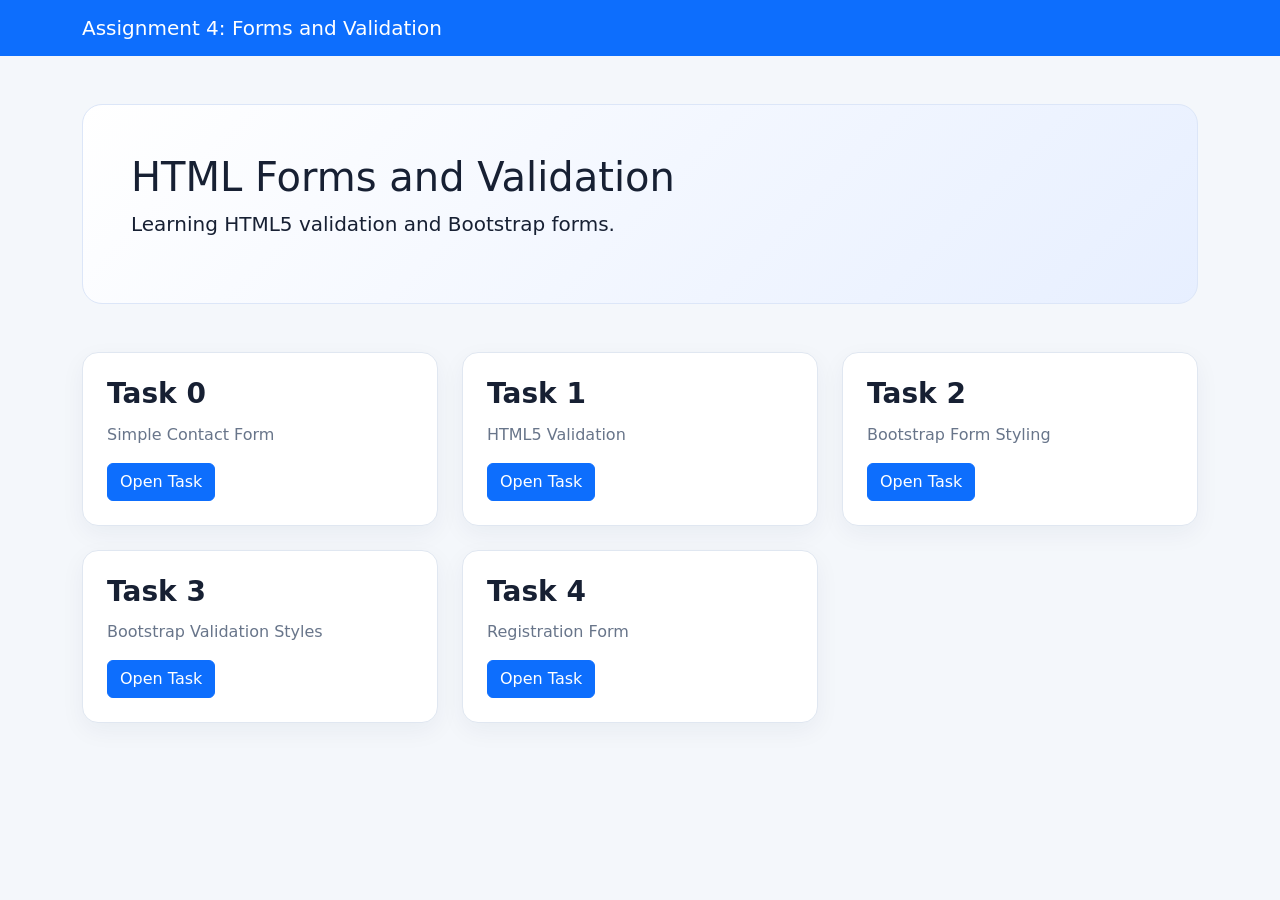
<file: index.html>
<!DOCTYPE html>
<html lang="en">
<head>
    <meta charset="UTF-8">
    <meta name="viewport" content="width=device-width, initial-scale=1.0">
    <title>Assignment 4 - Forms</title>

    <link href="https://cdn.jsdelivr.net/npm/bootstrap@5.3.3/dist/css/bootstrap.min.css"
          rel="stylesheet">
    <link rel="stylesheet" href="style.css">
</head>
<body>

<nav class="navbar navbar-dark bg-primary">
    <div class="container">
        <a class="navbar-brand" href="index.html">
            Assignment 4: Forms and Validation
        </a>
    </div>
</nav>

<div class="container py-5">
    <div class="hero p-5 mb-5">
        <h1>HTML Forms and Validation</h1>
        <p class="lead">
            Learning HTML5 validation and Bootstrap forms.
        </p>
    </div>

    <div class="row g-4">
        <div class="col-md-6 col-lg-4">
            <div class="task-card">
                <h3>Task 0</h3>
                <p>Simple Contact Form</p>
                <a href="task0.html" class="btn btn-primary">Open Task</a>
            </div>
        </div>

        <div class="col-md-6 col-lg-4">
            <div class="task-card">
                <h3>Task 1</h3>
                <p>HTML5 Validation</p>
                <a href="task1.html" class="btn btn-primary">Open Task</a>
            </div>
        </div>

        <div class="col-md-6 col-lg-4">
            <div class="task-card">
                <h3>Task 2</h3>
                <p>Bootstrap Form Styling</p>
                <a href="task2.html" class="btn btn-primary">Open Task</a>
            </div>
        </div>

        <div class="col-md-6 col-lg-4">
            <div class="task-card">
                <h3>Task 3</h3>
                <p>Bootstrap Validation Styles</p>
                <a href="task3.html" class="btn btn-primary">Open Task</a>
            </div>
        </div>

        <div class="col-md-6 col-lg-4">
            <div class="task-card">
                <h3>Task 4</h3>
                <p>Registration Form</p>
                <a href="task4.html" class="btn btn-primary">Open Task</a>
            </div>
        </div>
    </div>
</div>

</body>
</html>
</file>
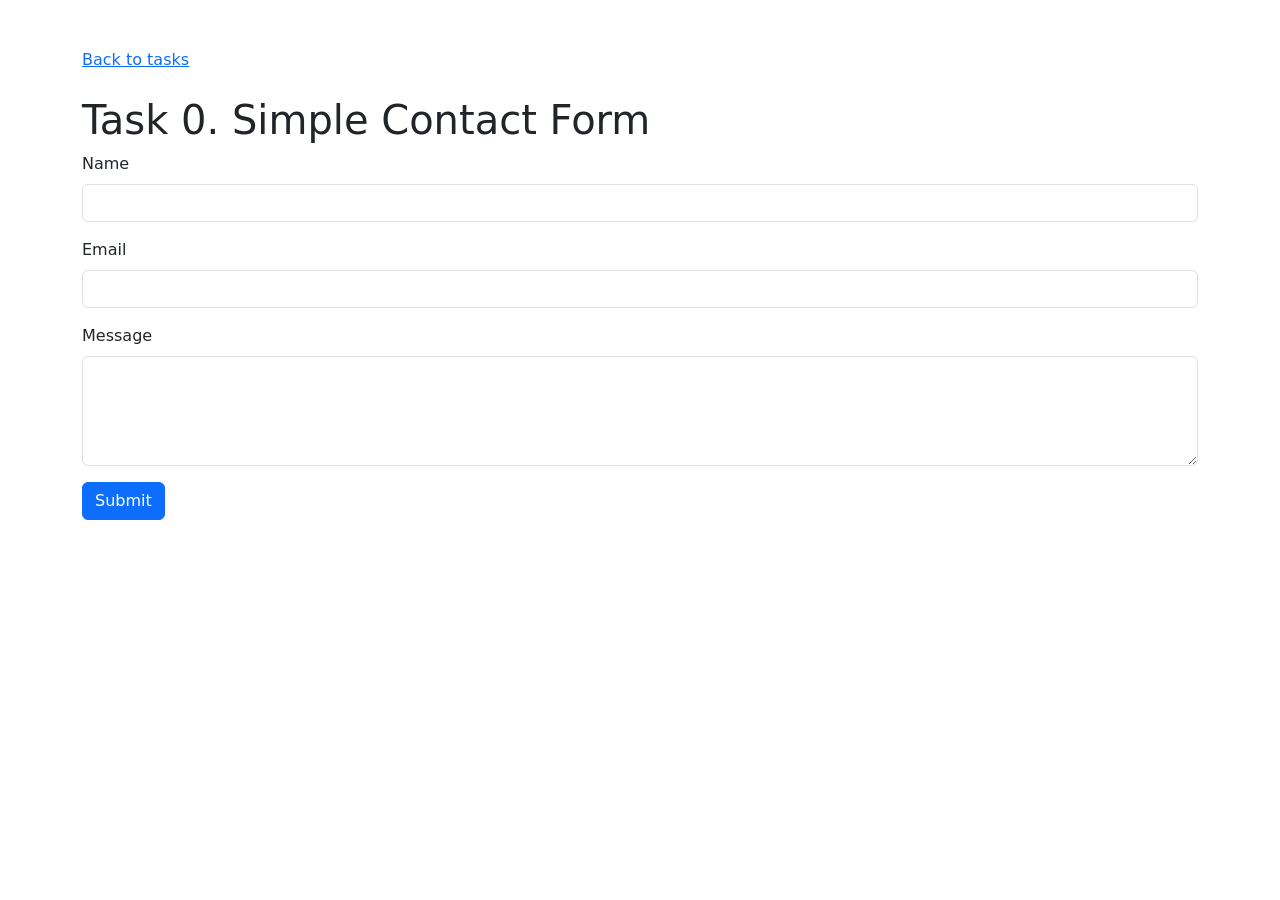
<file: task0.html>
<!DOCTYPE html>
<html lang="en">
<head>
    <meta charset="UTF-8">
    <meta name="viewport" content="width=device-width, initial-scale=1.0">
    <title>Task 0 - Contact Form</title>
    <link href="https://cdn.jsdelivr.net/npm/bootstrap@5.3.3/dist/css/bootstrap.min.css" rel="stylesheet">
</head>
<body>
<div class="container py-5">
    <a href="index.html">Back to tasks</a>

    <h1 class="mt-4">Task 0. Simple Contact Form</h1>

    <form action="#" method="get">
        <div class="mb-3">
            <label for="name" class="form-label">Name</label>
            <input type="text" id="name" name="name" class="form-control">
        </div>

        <div class="mb-3">
            <label for="email" class="form-label">Email</label>
            <input type="email" id="email" name="email" class="form-control">
        </div>

        <div class="mb-3">
            <label for="message" class="form-label">Message</label>
            <textarea id="message" name="message" class="form-control" rows="4"></textarea>
        </div>

        <button type="submit" class="btn btn-primary">Submit</button>
    </form>
</div>
</body>
</html>
</file>
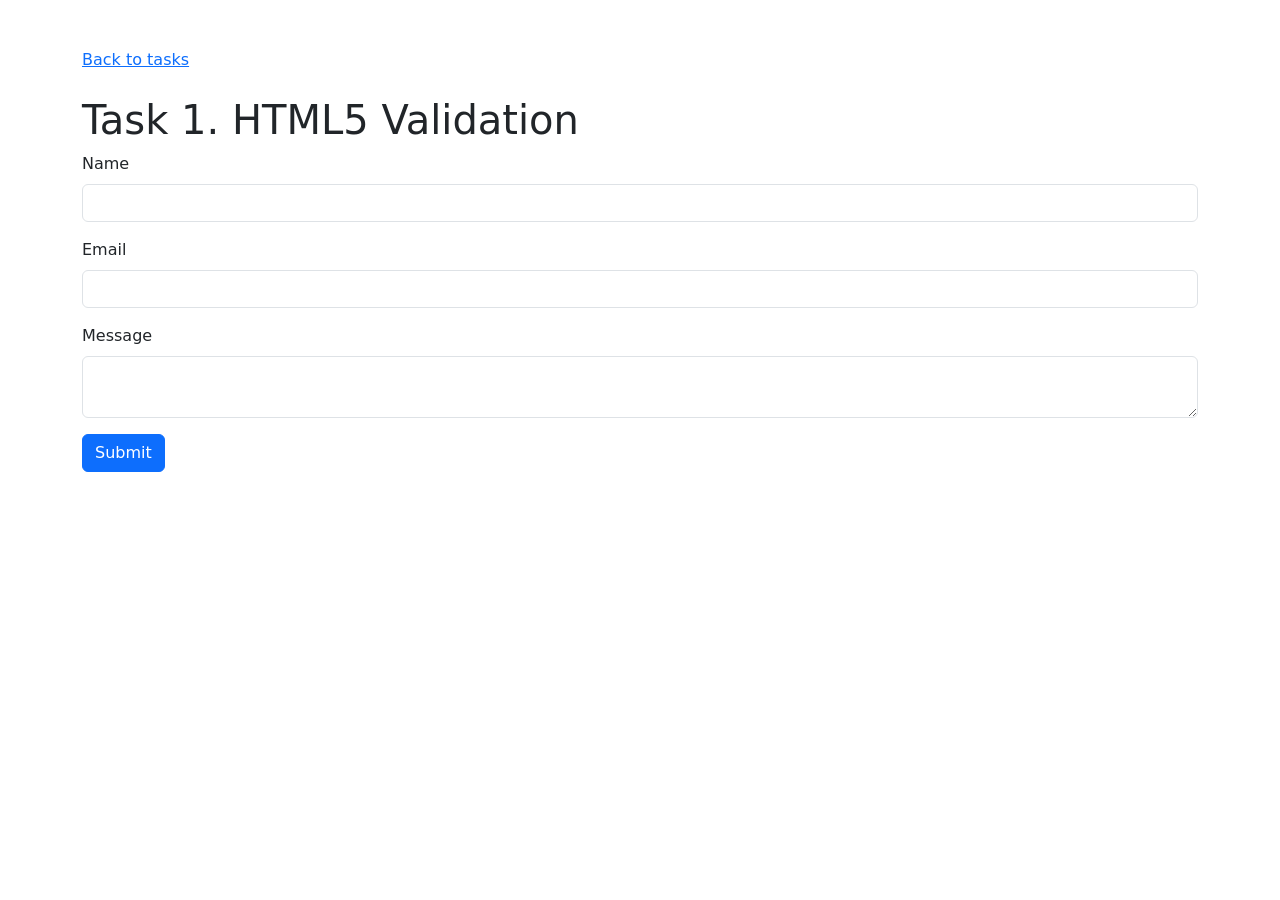
<file: task1.html>
<!DOCTYPE html>
<html lang="en">
<head>
    <meta charset="UTF-8">
    <meta name="viewport" content="width=device-width, initial-scale=1.0">
    <title>Task 1 - HTML5 Validation</title>
    <link href="https://cdn.jsdelivr.net/npm/bootstrap@5.3.3/dist/css/bootstrap.min.css" rel="stylesheet">
</head>
<body>
<div class="container py-5">
    <a href="index.html">Back to tasks</a>

    <h1 class="mt-4">Task 1. HTML5 Validation</h1>

    <form>
        <div class="mb-3">
            <label for="name" class="form-label">Name</label>
            <input type="text" id="name" name="name"
                   class="form-control" required
                   minlength="2" maxlength="50">
        </div>

        <div class="mb-3">
            <label for="email" class="form-label">Email</label>
            <input type="email" id="email" name="email"
                   class="form-control" required>
        </div>

        <div class="mb-3">
            <label for="message" class="form-label">Message</label>
            <textarea id="message" name="message"
                      class="form-control" required
                      minlength="10" maxlength="500"></textarea>
        </div>

        <button type="submit" class="btn btn-primary">Submit</button>
    </form>
</div>
</body>
</html>
</file>
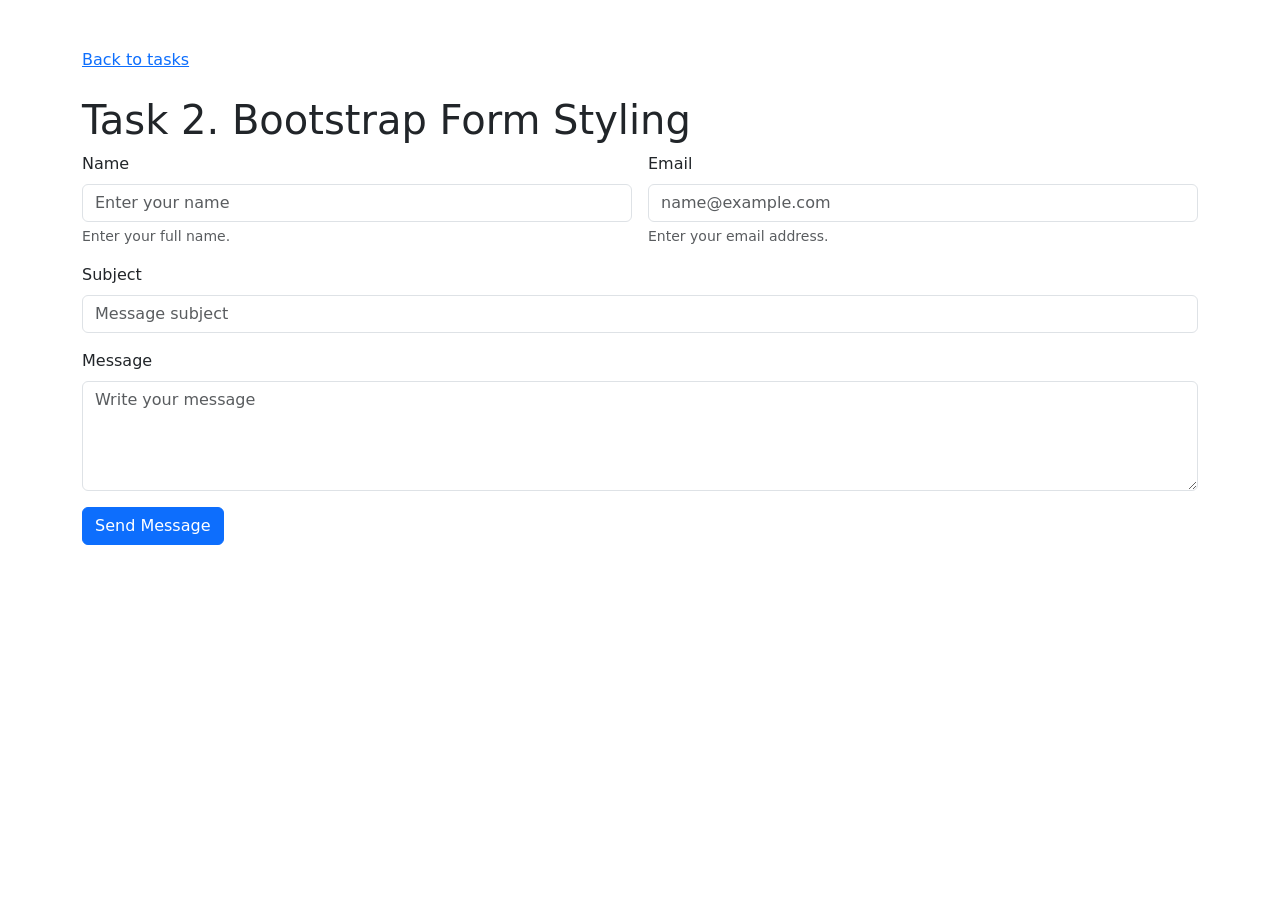
<file: task2.html>
<!DOCTYPE html>
<html lang="en">
<head>
    <meta charset="UTF-8">
    <meta name="viewport" content="width=device-width, initial-scale=1.0">
    <title>Task 2 - Bootstrap Form</title>
    <link href="https://cdn.jsdelivr.net/npm/bootstrap@5.3.3/dist/css/bootstrap.min.css" rel="stylesheet">
</head>
<body>
<div class="container py-5">
    <a href="index.html">Back to tasks</a>

    <h1 class="mt-4">Task 2. Bootstrap Form Styling</h1>

    <form>
        <div class="row g-3">
            <div class="col-md-6">
                <label for="name" class="form-label">Name</label>
                <input type="text" id="name" class="form-control"
                       placeholder="Enter your name">
                <div class="form-text">Enter your full name.</div>
            </div>

            <div class="col-md-6">
                <label for="email" class="form-label">Email</label>
                <input type="email" id="email" class="form-control"
                       placeholder="name@example.com">
                <div class="form-text">Enter your email address.</div>
            </div>

            <div class="col-12">
                <label for="subject" class="form-label">Subject</label>
                <input type="text" id="subject" class="form-control"
                       placeholder="Message subject">
            </div>

            <div class="col-12">
                <label for="message" class="form-label">Message</label>
                <textarea id="message" class="form-control"
                          rows="4" placeholder="Write your message"></textarea>
            </div>

            <div class="col-12">
                <button type="submit" class="btn btn-primary">
                    Send Message
                </button>
            </div>
        </div>
    </form>
</div>
</body>
</html>
</file>
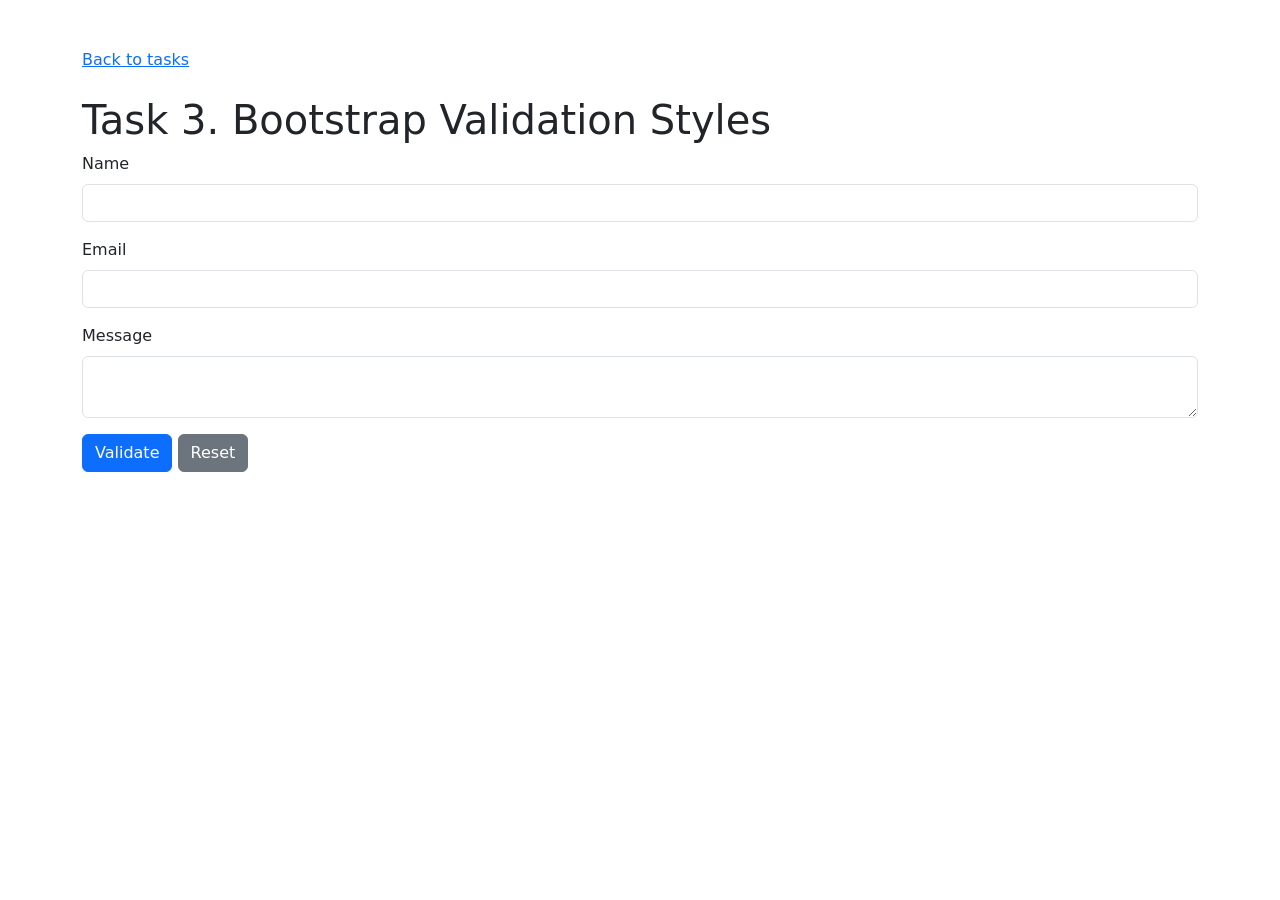
<file: task3.html>
<!DOCTYPE html>
<html lang="en">
<head>
    <meta charset="UTF-8">
    <meta name="viewport" content="width=device-width, initial-scale=1.0">
    <title>Task 3 - Bootstrap Validation</title>
    <link href="https://cdn.jsdelivr.net/npm/bootstrap@5.3.3/dist/css/bootstrap.min.css" rel="stylesheet">
</head>
<body>
<div class="container py-5">
    <a href="index.html">Back to tasks</a>

    <h1 class="mt-4">Task 3. Bootstrap Validation Styles</h1>

    <form id="validationForm" novalidate>
        <div class="mb-3">
            <label for="name" class="form-label">Name</label>
            <input type="text" id="name" class="form-control"
                   required minlength="2">
            <div class="invalid-feedback">
                Name must contain at least 2 characters.
            </div>
            <div class="valid-feedback">Looks good!</div>
        </div>

        <div class="mb-3">
            <label for="email" class="form-label">Email</label>
            <input type="email" id="email" class="form-control" required>
            <div class="invalid-feedback">
                Please enter a valid email address.
            </div>
            <div class="valid-feedback">Looks good!</div>
        </div>

        <div class="mb-3">
            <label for="message" class="form-label">Message</label>
            <textarea id="message" class="form-control"
                      required minlength="10"></textarea>
            <div class="invalid-feedback">
                Message must contain at least 10 characters.
            </div>
            <div class="valid-feedback">Looks good!</div>
        </div>

        <button type="submit" class="btn btn-primary">Validate</button>
        <button type="reset" class="btn btn-secondary">Reset</button>

        <div id="formResult" class="mt-3"></div>
    </form>
</div>

<script src="script.js"></script>
</body>
</html>
</file>
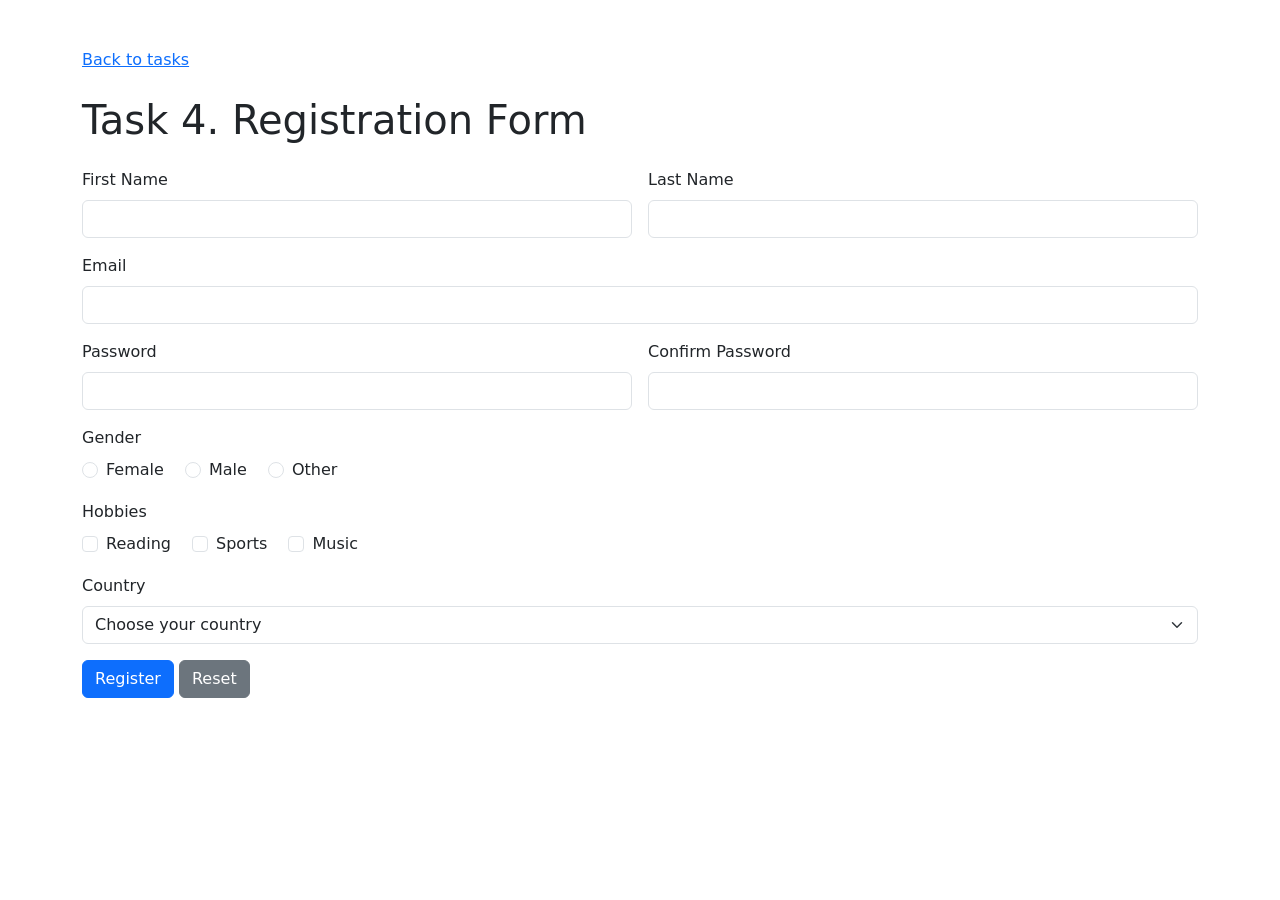
<file: task4.html>
<!DOCTYPE html>
<html lang="en">
<head>
    <meta charset="UTF-8">
    <meta name="viewport" content="width=device-width, initial-scale=1.0">
    <title>Task 4 - Registration Form</title>
    <link href="https://cdn.jsdelivr.net/npm/bootstrap@5.3.3/dist/css/bootstrap.min.css" rel="stylesheet">
</head>
<body>
<div class="container py-5">
    <a href="index.html">Back to tasks</a>

    <h1 class="mt-4 mb-4">Task 4. Registration Form</h1>

    <form id="registrationForm" novalidate>
        <div class="row g-3">
            <div class="col-md-6">
                <label for="firstName" class="form-label">First Name</label>
                <input type="text" id="firstName" class="form-control"
                       required minlength="2">
                <div class="invalid-feedback">Enter your first name.</div>
            </div>

            <div class="col-md-6">
                <label for="lastName" class="form-label">Last Name</label>
                <input type="text" id="lastName" class="form-control"
                       required minlength="2">
                <div class="invalid-feedback">Enter your last name.</div>
            </div>

            <div class="col-12">
                <label for="regEmail" class="form-label">Email</label>
                <input type="email" id="regEmail" class="form-control" required>
                <div class="invalid-feedback">Enter a valid email.</div>
            </div>

            <div class="col-md-6">
                <label for="password" class="form-label">Password</label>
                <input type="password" id="password" class="form-control"
                       required minlength="8">
                <div class="invalid-feedback">
                    Password must contain at least 8 characters.
                </div>
            </div>

            <div class="col-md-6">
                <label for="confirmPassword" class="form-label">
                    Confirm Password
                </label>
                <input type="password" id="confirmPassword"
                       class="form-control" required>
                <div class="invalid-feedback">Passwords must match.</div>
            </div>

            <div class="col-12">
                <label class="form-label d-block">Gender</label>

                <div class="form-check form-check-inline">
                    <input type="radio" id="female" name="gender"
                           value="Female" class="form-check-input" required>
                    <label for="female" class="form-check-label">Female</label>
                </div>

                <div class="form-check form-check-inline">
                    <input type="radio" id="male" name="gender"
                           value="Male" class="form-check-input" required>
                    <label for="male" class="form-check-label">Male</label>
                </div>

                <div class="form-check form-check-inline">
                    <input type="radio" id="other" name="gender"
                           value="Other" class="form-check-input" required>
                    <label for="other" class="form-check-label">Other</label>
                </div>
            </div>

            <div class="col-12">
                <label class="form-label d-block">Hobbies</label>

                <div class="form-check form-check-inline">
                    <input type="checkbox" id="reading" name="hobbies"
                           class="form-check-input" value="Reading">
                    <label for="reading" class="form-check-label">Reading</label>
                </div>

                <div class="form-check form-check-inline">
                    <input type="checkbox" id="sports" name="hobbies"
                           class="form-check-input" value="Sports">
                    <label for="sports" class="form-check-label">Sports</label>
                </div>

                <div class="form-check form-check-inline">
                    <input type="checkbox" id="music" name="hobbies"
                           class="form-check-input" value="Music">
                    <label for="music" class="form-check-label">Music</label>
                </div>
            </div>

            <div class="col-12">
                <label for="country" class="form-label">Country</label>
                <select id="country" class="form-select" required>
                    <option value="">Choose your country</option>
                    <option value="Kazakhstan">Kazakhstan</option>
                    <option value="Uzbekistan">Uzbekistan</option>
                    <option value="Kyrgyzstan">Kyrgyzstan</option>
                    <option value="Other">Other</option>
                </select>
                <div class="invalid-feedback">Select your country.</div>
            </div>

            <div class="col-12">
                <button type="submit" class="btn btn-primary">
                    Register
                </button>
                <button type="reset" class="btn btn-secondary">
                    Reset
                </button>
            </div>

            <div class="col-12">
                <div id="registrationResult"></div>
            </div>
        </div>
    </form>
</div>

<script src="script.js"></script>
</body>
</html>
</file>
<file: style.css>
body {
    background-color: #f4f7fb;
    color: #172033;
}

.hero {
    background: linear-gradient(135deg, #ffffff, #e7efff);
    border: 1px solid #dce6f8;
    border-radius: 20px;
}

.task-card {
    background-color: white;
    border: 1px solid #e0e7f1;
    border-radius: 16px;
    padding: 24px;
    height: 100%;
    box-shadow: 0 8px 24px rgba(22, 44, 82, 0.05);
}

.task-card h3 {
    font-weight: bold;
    margin-bottom: 12px;
}

.task-card p {
    color: #68758a;
}
</file>
